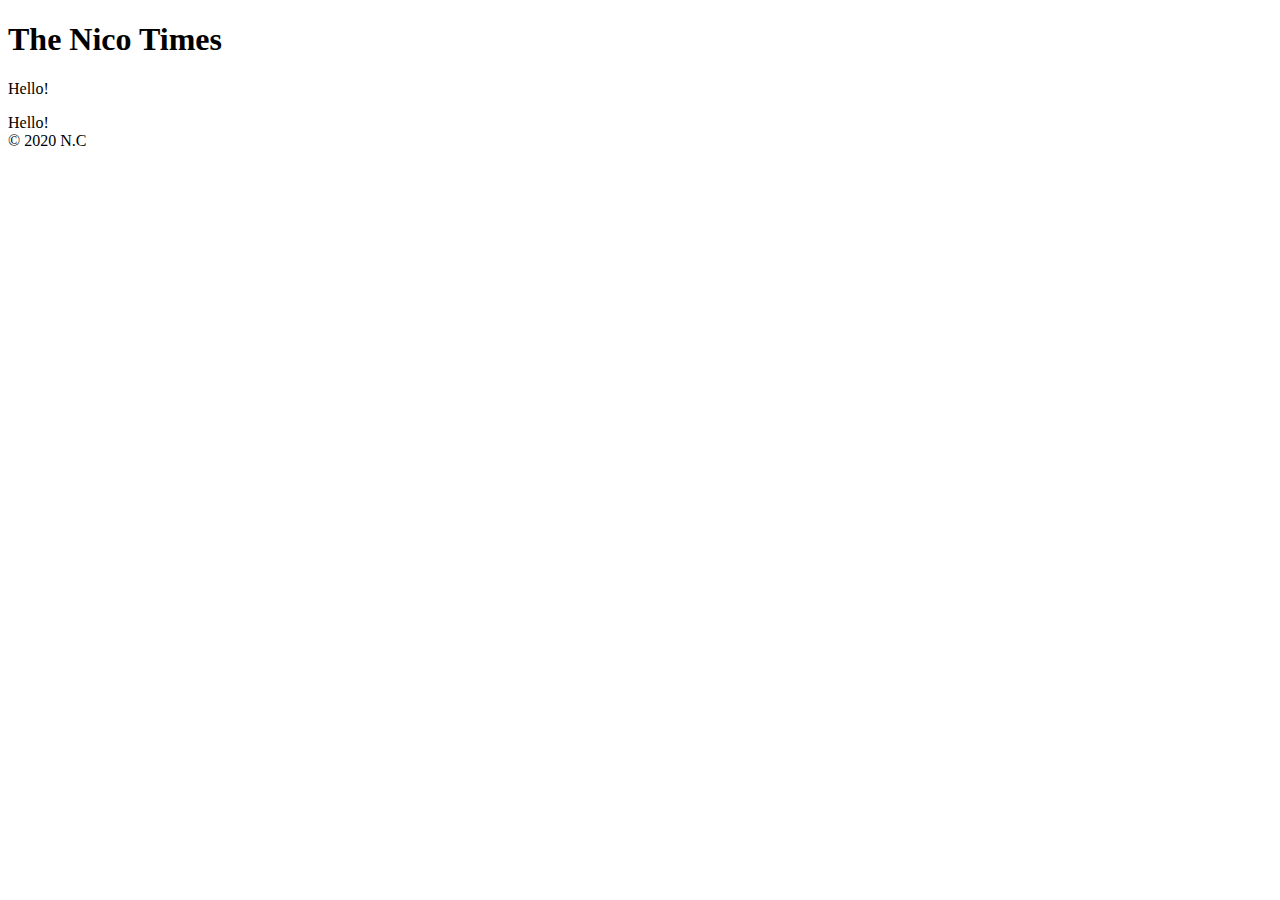
<file: home.html>
<!DOCTYPE html>
<html lang="kr">
  <head>
    <title>Home - My first website.</title>
  </head>

  <body>
    <header>
      <h1>The Nico Times</h1>
    </header>
    <main>
      <p>Hello!</p>
      <span>Hello!</span>
    </main>
    <footer>&copy; 2020 N.C</footer>
  </body>
</html>
</file>
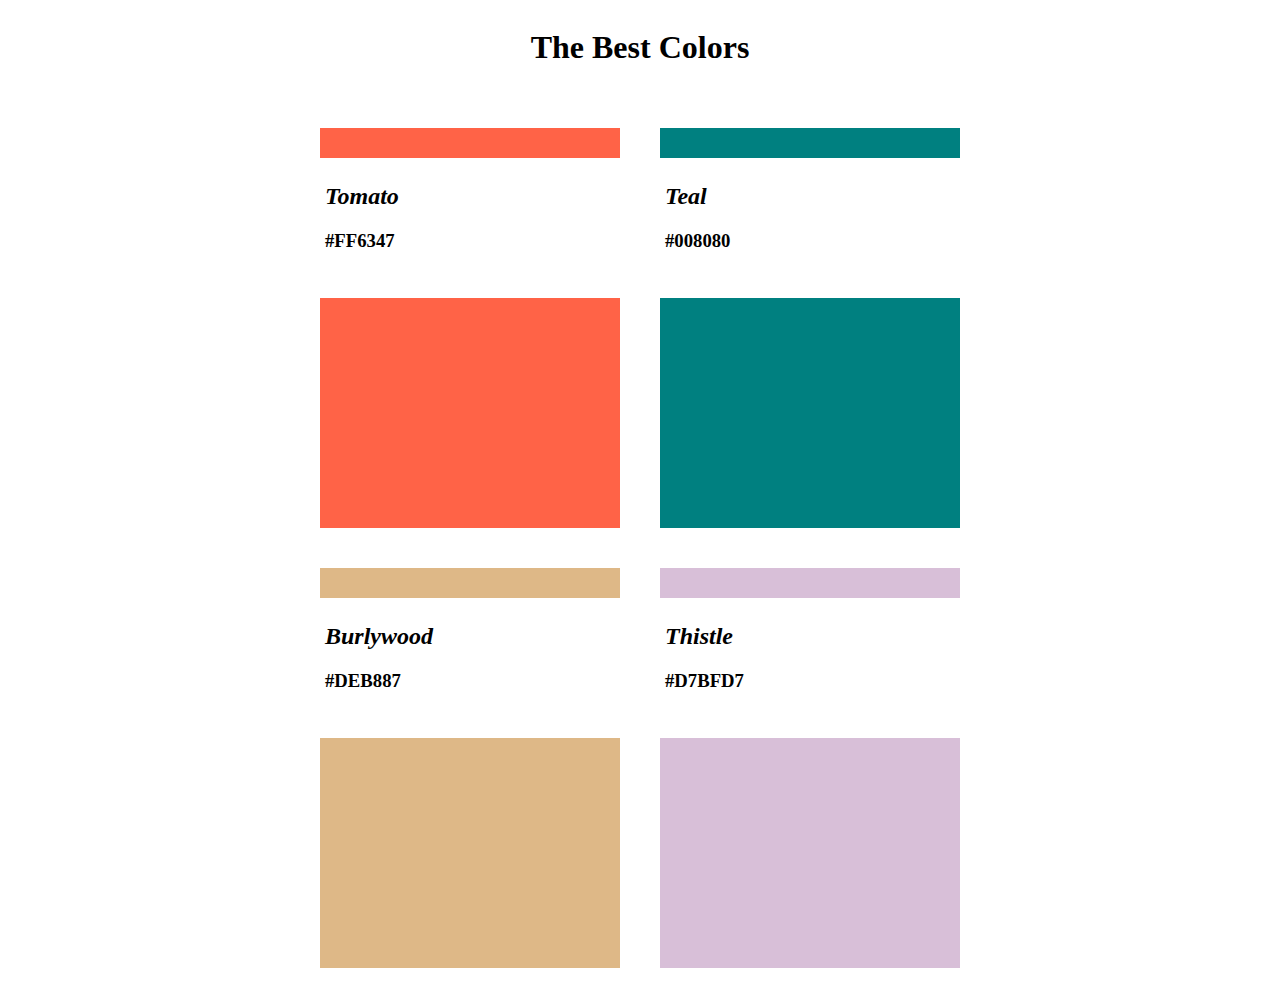
<file: kokoa/home.html>
<!DOCTYPE html>
<html lang="kr">
  <head>
    <meta charset="UTF-8" />
    <title>The Jam Time</title>
    <link rel="stylesheet" href="style.css"
  </head>

  <body>
    <header>
      <h1>The Best Colors</h1>
    </header>
    <main>
      <allbox>
        <box>
          <div>
            <h2>Tomato</h2>
            <h3>#FF6347</h3>
          </div>
        </box>
        <box>
          <div>
            <h2>Teal</h2>
            <h3>#008080</h3>
          </div>
        </box>
        <box>
          <div>
            <h2>Burlywood</h2>
            <h3>#DEB887</h3>
          </div>
        </box>
        <box>
          <div>
            <h2>Thistle</h2>
            <h3>#D7BFD7</h3>
          </div>
        </box>
      </allbox>
    </main>
  </body>
</html>
</file>
<file: kokoa/style.css>
header {
  display: flex;
  align-items: center;
  justify-content: center;
}
main {
  display: flex;
  margin: 20px;
  flex-direction: row;
  align-items: center;
  justify-content: center;
}
allbox {
  width: 680px;
  display: flex;
  align-items: center;
  justify-content: center;
  flex-wrap: wrap;
}
box {
  height: 400px;
  width: 300px;
  margin: 20px;
  position: relative;
}
div {
  position: absolute;
  background-color: white;
  width: 300px;
  height: 130px;
  top: 30px;
  padding: 5px;
}
allbox > box:nth-child(1) {
  background-color: tomato;
}
allbox > box:nth-child(2) {
  background-color: teal;
}

allbox > box:nth-child(3) {
  background-color: burlywood;
}

allbox > box:nth-child(4) {
  background-color: thistle;
}
div > h2 {
  font-style: italic;
}
</file>
